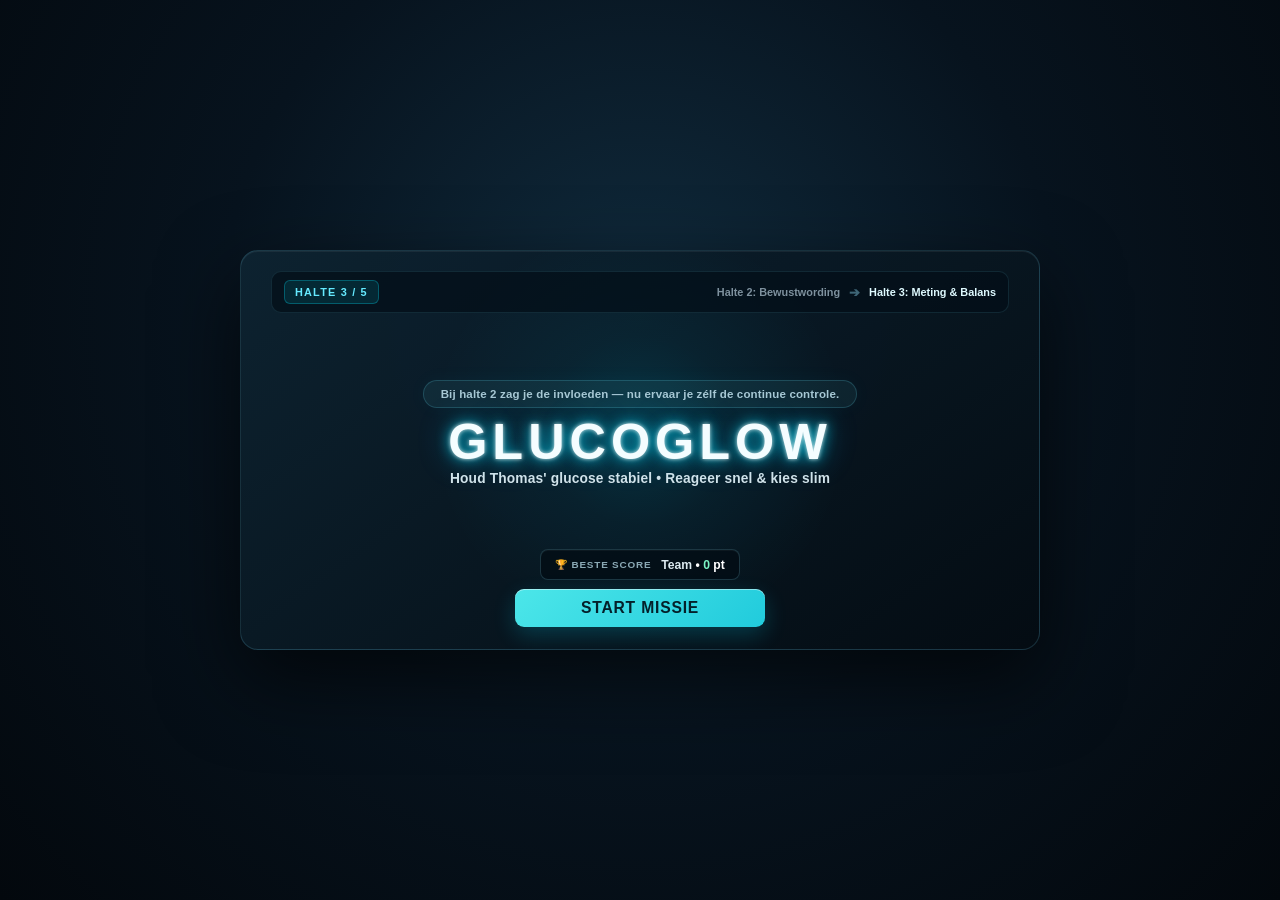
<file: GlucoGlow/Front-end/index.html>
<!DOCTYPE html>
<html lang="nl">

<head>
    <meta charset="UTF-8">
    <title>GlucoGlow</title>
    <script>
        document.write('<link rel="stylesheet" href="css/style.css?v=' + new Date().getTime() + '">');
    </script>
</head>

<body>
    <!-- STARTSCHERM -->
    <div id="start-screen">
        <header class="station-header">
            <div class="station-tag">HALTE 3 / 5</div>
            <div class="station-route">
                <span class="from-node">Halte 2: Bewustwording</span>
                <span class="route-arrow">➔</span>
                <span class="current-node">Halte 3: Meting & Balans</span>
            </div>
        </header>

        <!-- 2. CENTRALE HERO MET CONTEXT & TITEL -->
        <div class="start-hero">
            <div class="walk-intro-pill">
                Bij halte 2 zag je de invloeden — nu ervaar je zélf de continue controle.
            </div>

            <h1 class="main-title">GLUCOGLOW</h1>
            <p class="hero-subtext">Houd Thomas' glucose stabiel • Reageer snel & kies slim</p>
        </div>

        <!-- 3. FOOTER MET HIGHSCORE & STARTKNOP IN ÉÉN MOOIE BALANS -->
        <footer class="start-footer">
            <div id="highscore-box">
                <span class="highscore-label">🏆 BESTE SCORE</span>
                <span class="highscore-val"><span id="highscoreName">Team</span> • <span id="highscorePoints">0</span>
                    pt</span>
            </div>

            <button id="startBtn">START MISSIE</button>
        </footer>

        <!-- Team overlay blijft hetzelfde -->
        <div id="team-overlay">
            <div class="team-card">
                <h2>TEAMNAAM</h2>
                <div id="teamDisplayContainer">
                    <div id="teamDisplay"></div>
                    <div id="charCounter">0/15</div>
                    <p id="teamFeedback"></p>
                </div>
                <div id="keyboard"></div>
                <div class="keyboard-actions">
                    <button id="backspaceBtn">⌫</button>
                    <button id="spaceBtn">SPATIE</button>
                    <button id="teamOkBtn">OK</button>
                </div>
            </div>
        </div>
    </div>

    <!-- SPEL CONTAINER -->
    <div id="game-container">

        <!-- INTRO OVERLAY (Stap 1: Briefing van ±15-20 sec) -->
        <div id="intro-overlay" style="display: none;">
            <div class="intro-card">
                <h2>MISSIE BRIEFING</h2>

                <div class="intro-section">
                    <h3>Wie is Thomas?</h3>
                    <p>Thomas heeft Diabetes Type 1. Zijn glucose verandert continu door eten, sport en emoties.</p>
                </div>

                <div class="intro-section">
                    <h3>Wat is jullie doel?</h3>
                    <p>Houd Thomas' glucose stabiel tussen de 70 en 160 mg/dL en voorkom hypo's of hypers!</p>
                </div>

                <div class="intro-grid">
                    <div class="role-box">
                        <h4>Speler 1 (Scherm)</h4>
                        <p>Scant de glucose & kiest de behandeling met de fysieke knoppen.</p>
                    </div>
                    <div class="role-box">
                        <h4>Speler 2 (GSM)</h4>
                        <p>Voert de waarde in, verwerkt medische info & voert acties uit.</p>
                    </div>
                </div>

                <div class="intro-footer">
                    <p class="intro-hint">Overleg steeds samen vóór je een keuze maakt!</p>
                    <button id="skipIntroBtn">START DIRECT (<span id="introTimer">15</span>s)</button>
                </div>
            </div>
        </div>

        <!-- POPUP 1: LEES-OVERLAY (Enkel vraag + keuzes + OK knop | TIJD STAAT STIL) -->
        <div id="read-overlay" style="display: none;">
            <div class="read-card">
                <h2 id="read-situation-text"></h2>
                <div id="read-choices-list"></div>
                <button id="readOkBtn">BEGREPEN (OK)</button>
            </div>
        </div>

        <!-- POPUP 2: GSM-ACHTIGE OVERLEGMELDING -->
        <div id="discuss-overlay" style="display: none;">
            <div class="discuss-card">
                <div class="discuss-header">
                    <span class="discuss-icon">📱</span>
                    <span>SAMEN OVERLEGGEN</span>
                </div>

                <div class="discuss-time">
                    <span id="discussTimer">5</span>
                    <small>SEC</small>
                </div>

                <p>Bespreek samen welke keuze jullie maken.</p>
                <span class="discuss-hint">Kies daarna met een knop op de Pi.</span>
            </div>
        </div>

        <!-- TOP BAR (DASHBOARD) -->
        <div id="top-bar">
            <div id="glucose-container">
                <span class="label">Glucose</span>
                <div id="glucose">75</div>
            </div>
            <div id="timer-container">
                <span class="label">Tijd</span>
                <div id="timer">90</div>
            </div>
        </div>

        <!-- HOOFDCONTENT (SITUATIE / PI-CONTENT) -->
        <div id="pi-content">

            <div id="event-header">

                <div class="event-theme">
                    <span id="pi-icon">🏃</span>
                    <span id="pi-theme-text">SPORT</span>
                </div>

                <div id="pi-source-label" class="event-source">
                    💬 THOMAS
                </div>

            </div>

            <p id="pi-situation-text"></p>

        </div>

        <!-- KEUZEKNOPPEN -->
        <div id="choices">
            <div id="redBtn" class="choice-box"></div>
            <div id="yellowBtn" class="choice-box"></div>
            <div id="greenBtn" class="choice-box"></div>
        </div>

        <!-- SIDEQUEST OVERLAY (PINCODE) -->
        <div id="quest-overlay">
            <div class="quest-box">
                <h2>POMP VERGRENDELD</h2>
                <div id="quest-timer-display">90</div>
                <div id="pinDisplay"></div>
                <p id="pinFeedback"></p>

                <div id="numpad">
                    <button class="num-btn" onclick="addPin('1')">1</button>
                    <button class="num-btn" onclick="addPin('2')">2</button>
                    <button class="num-btn" onclick="addPin('3')">3</button>
                    <button class="num-btn" onclick="addPin('4')">4</button>
                    <button class="num-btn" onclick="addPin('5')">5</button>
                    <button class="num-btn" onclick="addPin('6')">6</button>
                    <button class="num-btn" onclick="addPin('7')">7</button>
                    <button class="num-btn" onclick="addPin('8')">8</button>
                    <button class="num-btn" onclick="addPin('9')">9</button>
                    <button class="num-btn clear-btn" onclick="clearPin()">C</button>
                    <button class="num-btn" onclick="addPin('0')">0</button>
                    <button class="num-btn submit-btn" onclick="submitPin()">OK</button>
                </div>
            </div>
        </div>

        <!-- FEEDBACK SCHERM (Kort & Leerzaam) -->
        <div id="feedback-card">
            <h2 id="feedback-status"></h2>
            <p id="feedback-text"></p>
            <button id="nextBtn">VOLGENDE</button>
        </div>
    </div>

    <!-- EINDSCHERM -->
    <div id="end-screen">
        <h1 id="end-title">MISSIE GESLAAGD</h1>
        <p id="end-message">Thomas kwam veilig thuis.</p>
        <p id="end-score">Score: 0 punten</p>

        <div class="next-stop-card">
            <div class="next-stop-badge">VOLGENDE STAP IN DE WANDELING ➔</div>
            <h3>Wandel verder naar Halte 4: Actie & Keuzes</h3>
            <p>Jullie hebben de mentale druk en het balanceren net zélf gevoeld. Bij halte 4 ontdek je hoe deze keuzes
                doorwerken in het dagelijks leven.</p>
        </div>

        <p id="restartCountdown">Volgend team aan de beurt over <span id="countdown">10</span> seconden...</p>
    </div>

    <script>
        const timestamp = new Date().getTime();
        const script = document.createElement('script');
        script.src = 'js/app.js?v=' + timestamp;
        document.body.appendChild(script);
    </script>
</body>

</html>
</file>
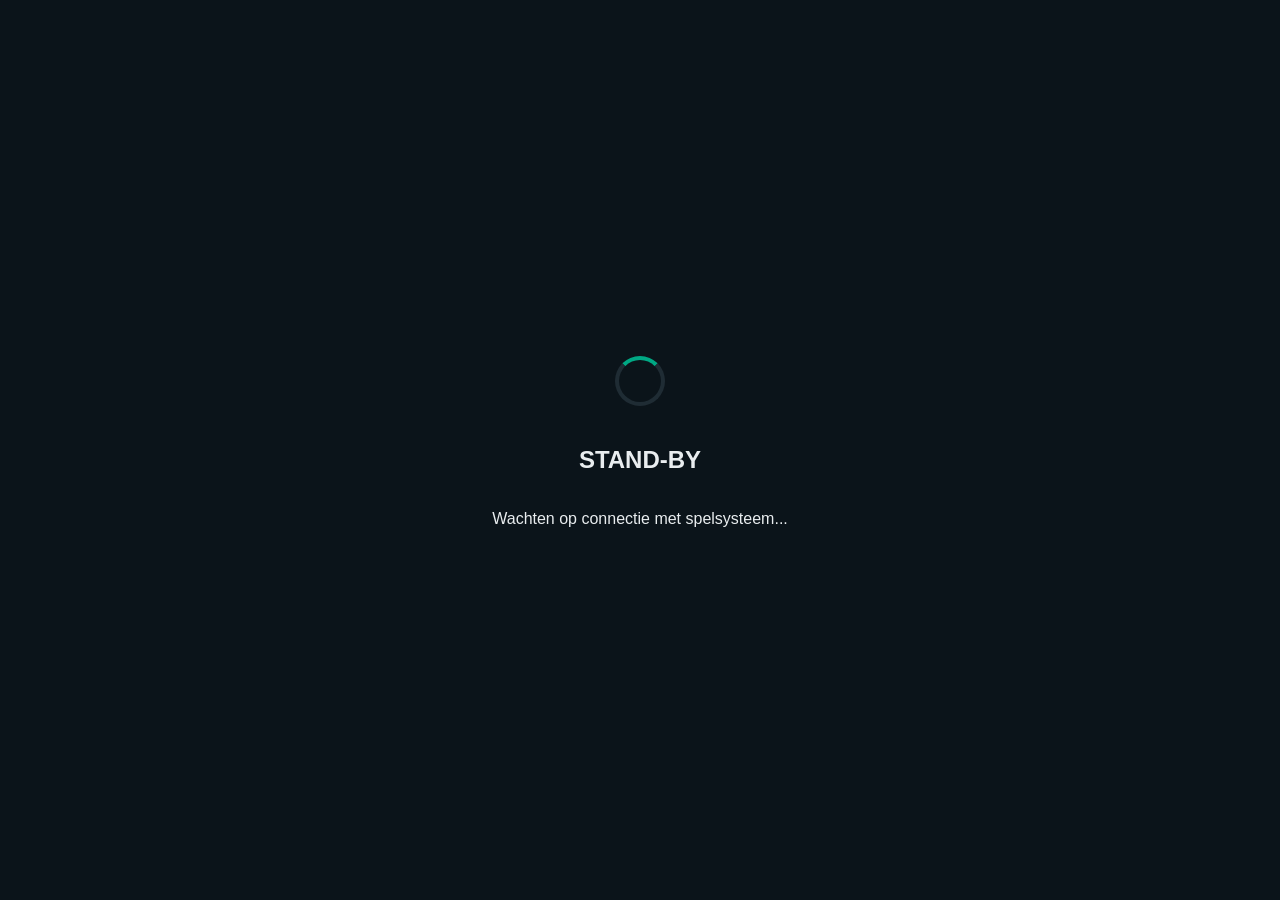
<file: GlucoGlow/Front-end/phone.html>
<!DOCTYPE html>
<html lang="nl">

<head>
    <meta charset="UTF-8">
    <meta name="viewport"
        content="width=device-width, initial-scale=1.0, maximum-scale=1.0, user-scalable=no, viewport-fit=cover">
    <title>Zorgverlener Monitor</title>
    <script>
        document.write('<link rel="stylesheet" href="css/phone.css?v=' + new Date().getTime() + '">');
    </script>
</head>

<body>
    <!-- WACHTSCHERM -->
    <div id="waiting-screen">
        <div id="waiting-spinner" class="spinner"></div>
        <h2 id="waiting-title">STAND-BY</h2>
        <p id="waiting-text">Wachten op connectie met spelsysteem...</p>
    </div>

    <!-- CHAT CONTAINER -->
    <div id="chat-container"
        style="display: none; flex-direction: column; position: fixed; top: 0; left: 0; width: 100%; height: 100dvh;">

        <!-- HEADER -->
        <div class="chat-header" id="dynamic-header" style="flex-shrink: 0; transition: background-color 0.3s ease;">
            <div class="avatar" id="header-avatar">💬</div>
            <div class="header-info">
                <div class="name" id="header-name">Thomas</div>
                <div class="status">
                    <span class="dot" id="header-status-dot"></span>
                    <span id="header-status-text">Online</span>
                </div>
            </div>
        </div>

        <!-- CHAT GESCHIEDENIS -->
        <div class="chat-history" id="chat-history-box"
            style="flex: 1 1 auto; overflow-y: auto; min-height: 0; padding-bottom: 20px;">
            <div class="date-divider">VANDAAG</div>

            <!-- SITUATIE BUBBEL -->
            <div class="message received" id="normal-chat-bubble">
                <div class="sender" id="bubble-sender">Thomas</div>
                <div class="bubble-text" id="phone-situation">...</div>
                <div class="time">Zojuist</div>
            </div>

            <!-- SENSOR WIDGET -->
            <div class="message system">
                <div class="sender">GlucoGlow Sensor Alert</div>
                <div class="bubble-widget">
                    <div class="sensor-row">
                        <span id="phone-glucose">???</span>
                        <span class="sensor-unit">mg/dL</span>
                        <span id="phone-trend"></span>
                    </div>
                    <div id="phone-status">⚠ VRAAG DATA AAN PATIËNT</div>
                </div>
                <div class="time">Live data</div>
            </div>

            <!-- VROEGTIJDIGE ACTIE WAARSCHUWING -->
            <div class="message system" id="early-hold-warning"
                style="display:none; border: 2px solid #ef4444; margin-top: 15px; box-shadow: 0 0 15px rgba(239, 68, 68, 0.4);">
                <div class="sender" style="color: #ef4444;">⚠️ ACTIE GEBLOKKEERD</div>
                <div class="bubble-widget">
                    <p style="font-size: 0.95rem; margin:0; color: #e9edef;">Patiënt probeert een actie uit te
                        voeren!<br><br><b style="color:#ef4444;">Vul eerst de glucosewaarde in om het systeem te
                            ontgrendelen.</b></p>
                </div>
            </div>

            <!-- DYNAMISCHE CO-OP ACTIE WIDGET -->
            <div class="message system" id="action-widget" style="display:none; margin-top: 15px; width: 100%;">
                <div class="bubble-widget"
                    style="padding: 0; background: #1e272e; border: 1px solid #2f3a43; border-radius: 16px; overflow: hidden; box-shadow: 0 8px 24px rgba(0,0,0,0.6);">

                    <div
                        style="background: linear-gradient(180deg, #2a3740 0%, #1e272e 100%); padding: 15px; border-bottom: 1px solid #161e24;">
                        <div id="action-title"
                            style="color: #4ade80; font-weight: bold; font-size: 1.1rem; text-transform: uppercase; letter-spacing: 1px; display: flex; align-items: center; justify-content: center; gap: 8px;">
                            ⚡ ACTIE BEVESTIGEN
                        </div>
                    </div>

                    <div style="padding: 20px;" id="action-content-container">
                        <p id="action-text"
                            style="font-size: 1.05rem; margin-top: 0; margin-bottom: 20px; color: #e9edef; line-height: 1.4;">
                            Patiënt houdt knop vast! Voer de gekozen actie uit om af te ronden.
                        </p>

                        <!-- Progress bar container -->
                        <div id="progress-container"
                            style="width: 100%; height: 28px; background-color: #0b1014; background-image: repeating-linear-gradient(to right, transparent, transparent 9.5%, #2a3942 9.5%, #2a3942 10%); border-radius: 14px; margin-bottom: 25px; border: 1px solid #161e24; box-shadow: inset 0 2px 6px rgba(0,0,0,0.8); position: relative; padding: 3px;">
                            <div id="action-progress"
                                style="width: 0%; height: 100%; background: linear-gradient(90deg, #10b981, #34d399); border-radius: 10px; transition: width 0.1s ease-out; box-shadow: 0 0 12px rgba(52, 211, 153, 0.4);">
                            </div>
                        </div>

                        <!-- Actie Knop -->
                        <button id="tapBtn"
                            style="padding: 16px; width: 100%; background: linear-gradient(180deg, #34d399 0%, #059669 100%); color: white; border: none; border-radius: 12px; font-weight: bold; font-size: 1.4rem; cursor: pointer; text-shadow: 0 2px 4px rgba(0,0,0,0.3); box-shadow: 0 4px 15px rgba(5, 150, 105, 0.25), inset 0 1px 2px rgba(255,255,255,0.4); text-transform: uppercase; letter-spacing: 1px;">
                            TAP (0/10)
                        </button>
                    </div>
                </div>
            </div>

            <div class="action-hint" id="action-hint-text">Samenwerking vereist!</div>
        </div>

        <!-- INPUT GEBIED MET NUMERIEK TOETSENBORD -->
        <div id="chat-input-area"
            style="display: flex; flex-shrink: 0; padding: 15px 15px 25px 15px; background-color: #202c33; border-top: 1px solid #2a3942; align-items: center; gap: 10px;">
            <input type="number" id="glucose-input" placeholder="Typ glucosewaarde..."
                style="flex: 1; min-width: 0; padding: 12px 15px; border-radius: 20px; border: none; background-color: #2a3942; color: #e9edef; font-size: 1rem; outline: none;">
            <button id="send-glucose-btn"
                style="background-color: #00a884; color: white; border: none; border-radius: 50%; width: 45px; height: 45px; min-width: 45px; flex-shrink: 0; display: flex; justify-content: center; align-items: center; font-size: 1.2rem; cursor: pointer; padding-left: 4px;">
                ➤
            </button>
        </div>
    </div>

    <!-- QUEST SCREEN (PINCODES & AANWIJZINGEN) -->
    <div id="quest-screen"
        style="display: none; flex-direction: column; min-height: 100dvh; background-color: #0b141a; color: #e9edef; padding: 50px 20px 30px 20px; overflow-y: auto; z-index: 200; position: absolute; top: 0; left: 0; width: 100%; box-sizing: border-box; justify-content: flex-start; align-items: center;">

        <div
            style="border-bottom: 2px solid #ef4444; padding-bottom: 15px; margin-bottom: 20px; width: 100%; text-align: center;">
            <h2 style="color: #ef4444; margin: 0; font-size: 1.8rem; text-transform: uppercase;">🚨 SYSTEEM ALERT</h2>
            <p style="margin: 5px 0 0 0; color: #8696a0; font-family: monospace;">Override Vereist</p>
        </div>

        <div
            style="background-color: #111b21; padding: 20px; border-radius: 10px; border: 1px solid #202c33; margin-bottom: 20px; box-shadow: inset 0 0 10px rgba(0,0,0,0.5); width: 100%;">
            <h3 id="quest-title"
                style="margin-top: 0; color: #00a884; border-bottom: 1px dashed #202c33; padding-bottom: 10px;">DOSSIER
                INLADEN...</h3>
            <p style="color: #8696a0; margin: 8px 0;">ID: <span style="color: #e9edef; float: right;">#8492-A</span></p>
            <p style="color: #8696a0; margin: 8px 0;">Max veilige: <span style="color: #e9edef; float: right;">160
                    mg/dL</span></p>
        </div>

        <div
            style="background-color: #3b2c00; padding: 20px; border-radius: 10px; border-left: 5px solid #f59e0b; width: 100%;">
            <p style="margin: 0 0 10px 0; color: #fcd34d; font-weight: bold;">OVERRIDE PROTOCOL:</p>
            <ul id="phone-clues"
                style="margin: 0; padding-left: 20px; color: #fde68a; font-size: 1.1rem; line-height: 1.6;"></ul>
        </div>

        <div style="margin-top: 40px; text-align: center; width: 100%;">
            <p
                style="color: #ef4444; font-weight: bold; font-size: 1.3rem; text-transform: uppercase; text-shadow: 0 0 10px rgba(239,68,68,0.5);">
                GEEF CODE DOOR AAN BESLISSER!</p>
        </div>
    </div>

    <script>
        const script = document.createElement('script');
        script.src = 'js/phone.js?v=' + new Date().getTime();
        document.body.appendChild(script);
    </script>
</body>

</html>
</file>
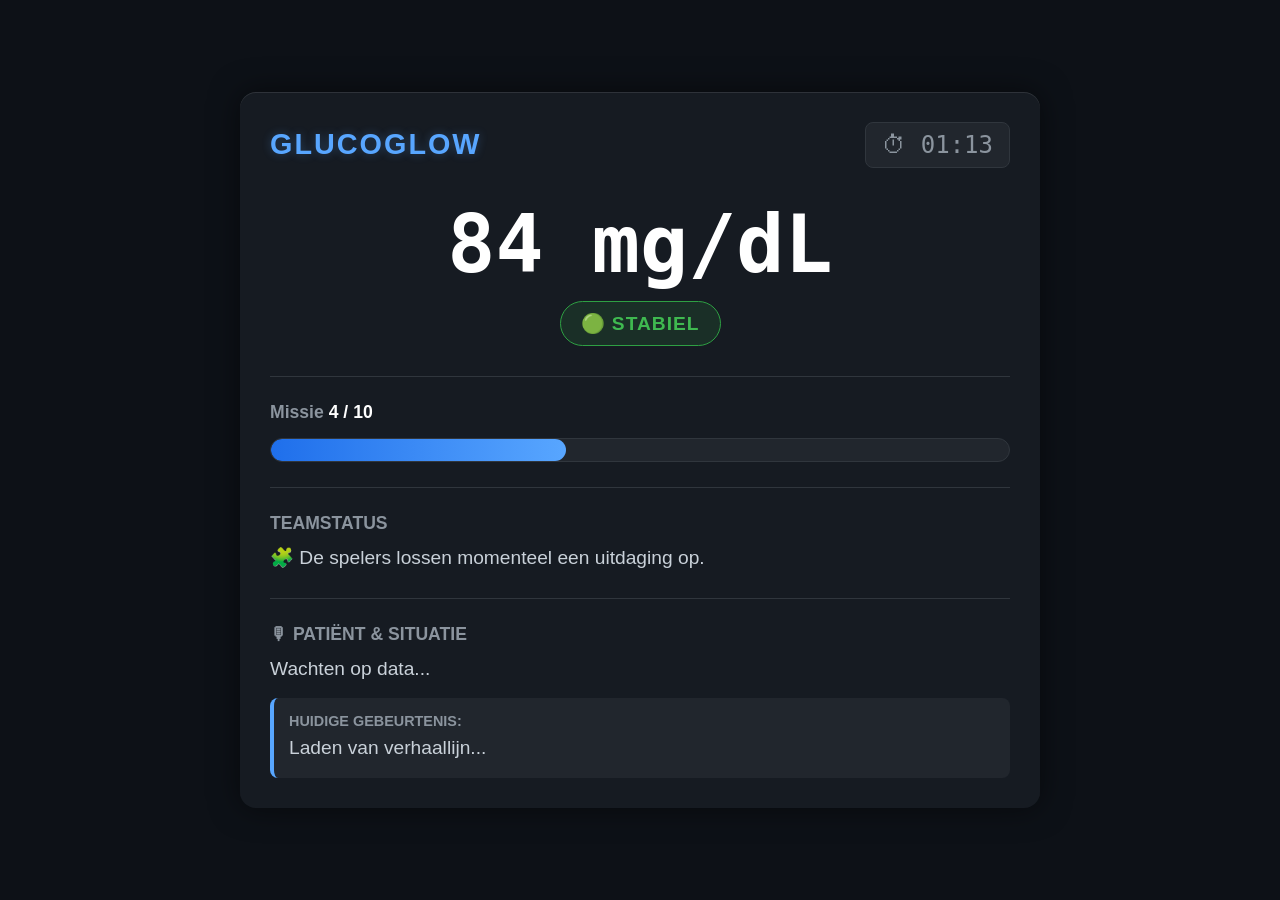
<file: GlucoGlow/Front-end/spectator.html>
<!DOCTYPE html>
<html lang="nl">

<head>
    <meta charset="UTF-8">
    <meta name="viewport" content="width=device-width, initial-scale=1.0">
    <title>GlucoGlow - Spectator Dashboard</title>
    <script>
        document.write('<link rel="stylesheet" href="css/spectator.css?v=' + new Date().getTime() + '">');
    </script>
</head>

<body>
    <div class="dashboard-container">
        <!-- Header -->
        <header>
            <h1>GLUCOGLOW</h1>
            <div class="timer" id="game-timer">⏱ 01:13</div>
        </header>

        <!-- Main Patient Info -->
        <section class="patient-vital">
            <h2 id="glucose-value">84 mg/dL</h2>
            <div class="status-badge stable" id="glucose-status">🟢 STABIEL</div>
        </section>

        <hr>

        <!-- Mission Progress -->
        <section class="mission-progress">
            <h3>Missie <span id="mission-count">4 / 10</span></h3>
            <div class="progress-bar">
                <div class="progress-fill" id="mission-progress-bar" style="width: 40%;"></div>
            </div>
        </section>

        <hr>

        <!-- Team Status -->
        <section class="team-status">
            <h3>TEAMSTATUS</h3>
            <p id="team-status-text">🧩 De spelers lossen momenteel een uitdaging op.</p>
        </section>

        <hr>

        <!-- Patient & Events -->
        <section class="patient-events">
            <h3>🎙 PATIËNT & SITUATIE</h3>
            <p id="patient-message">Wachten op data...</p>

            <div class="event-panel">
                <h4>Huidige gebeurtenis:</h4>
                <p id="last-event">Laden van verhaallijn...</p>
            </div>
        </section>

        <!-- Game Over overlay (verborgen tijdens het spel) -->
        <div id="game-over-screen" class="hidden">
            <h1 id="game-over-icon">🎉</h1>
            <h2 id="game-over-title">De patiënt is gered!</h2>
            <p id="game-over-subtitle">Missies voltooid: 8 / 10</p>
        </div>
    </div>

    <script>
        document.write('<script src="js/spectator.js?v=' + new Date().getTime() + '"><\/script>');
    </script>
</body>

</html>
</file>
<file: GlucoGlow/Front-end/css/style.css>
/* =========================================================
   GLUCOGLOW
   Complete interface styling
   Designed for 800 × 400 game interface
========================================================= */

/* =========================================================
   1. RESET & GLOBAL
========================================================= */

*,
*::before,
*::after {
    box-sizing: border-box;
}

html,
body {
    width: 100%;
    height: 100%;
    margin: 0;
    overflow: hidden;

    background:
        radial-gradient(circle at 50% 35%, #102b3d 0%, #07131e 48%, #03080d 100%);

    color: #ffffff;

    font-family:
        "Segoe UI",
        "Trebuchet MS",
        Arial,
        sans-serif;

    display: flex;
    justify-content: center;
    align-items: center;

    user-select: none;
    -webkit-user-select: none;
    touch-action: manipulation;
}

body::before {
    content: "";
    position: fixed;
    inset: 0;

    pointer-events: none;

    background:
        radial-gradient(circle at 50% 45%,
            rgba(0, 229, 255, 0.07),
            transparent 45%);

    z-index: -1;
}

button {
    outline: none;
    font-family: inherit;
    -webkit-tap-highlight-color: transparent;
}


/* =========================================================
   2. MAIN CONTAINERS
========================================================= */

#start-screen,
#game-container,
#end-screen {
    width: 800px;
    height: 400px;

    position: relative;

    overflow: hidden;

    border-radius: 18px;

    border: 1px solid rgba(120, 220, 255, 0.16);

    background:
        linear-gradient(145deg,
            rgba(13, 35, 49, 0.98),
            rgba(4, 12, 19, 0.98));

    box-shadow:
        0 30px 80px rgba(0, 0, 0, 0.65),
        inset 0 1px 0 rgba(255, 255, 255, 0.06);
}


/* =========================================================
   3. START SCREEN
========================================================= */

#start-screen {
    display: flex;

    flex-direction: column;

    justify-content: space-between;
    align-items: stretch;

    padding: 20px 30px 22px;

    text-align: center;
}


/* subtle ambient glow */

#start-screen::before {
    content: "";

    position: absolute;

    width: 420px;
    height: 420px;

    left: 50%;
    top: 45%;

    transform: translate(-50%, -50%);

    background:
        radial-gradient(circle,
            rgba(0, 220, 255, 0.14) 0%,
            rgba(0, 220, 255, 0.05) 32%,
            transparent 70%);

    pointer-events: none;
}


/* =========================================================
   4. STATION / ROUTE HEADER
========================================================= */

.station-header {
    position: relative;
    z-index: 2;

    width: 100%;

    display: flex;
    align-items: center;
    justify-content: space-between;

    min-height: 42px;

    padding: 7px 12px;

    border-radius: 10px;

    background:
        rgba(4, 15, 24, 0.72);

    border: 1px solid rgba(109, 212, 239, 0.12);
}


/* halte badge */

.station-tag {
    flex-shrink: 0;

    padding: 5px 10px;

    border-radius: 6px;

    background: rgba(0, 229, 255, 0.10);

    border: 1px solid rgba(0, 229, 255, 0.28);

    color: #65eaff;

    font-size: 0.68rem;
    font-weight: 800;

    letter-spacing: 1.2px;

    text-transform: uppercase;
}


/* route */

.station-route {
    display: flex;
    align-items: center;
    justify-content: flex-end;

    gap: 9px;

    color: #718b9b;

    font-size: 0.68rem;
    font-weight: 600;

    white-space: nowrap;
}

.from-node {
    color: #7e919e;
}

.route-arrow {
    color: #3e6576;

    font-size: 0.8rem;
}

.current-node {
    color: #dffaff;

    font-weight: 800;
}


/* =========================================================
   5. HERO
========================================================= */

.start-hero {
    position: relative;
    z-index: 2;

    flex: 1;

    display: flex;
    flex-direction: column;

    align-items: center;
    justify-content: center;

    padding: 8px 0 4px;
}


/* intro pill */

.walk-intro-pill {
    display: inline-flex;
    align-items: center;
    justify-content: center;

    max-width: 650px;

    padding: 7px 17px;

    border-radius: 999px;

    background:
        rgba(101, 234, 255, 0.07);

    border: 1px solid rgba(101, 234, 255, 0.18);

    color: #a7c8d4;

    font-size: 0.72rem;
    font-weight: 600;

    letter-spacing: 0.15px;

    box-shadow:
        0 0 20px rgba(0, 229, 255, 0.04);
}


/* main logo */

.main-title,
#start-screen h1 {
    position: relative;

    margin: 10px 0 3px;

    color: #f4fdff;

    font-size: 3.15rem;

    line-height: 0.95;

    font-weight: 900;

    letter-spacing: 5px;

    text-transform: uppercase;

    text-shadow:
        0 0 4px rgba(255, 255, 255, 0.8),
        0 0 14px rgba(0, 229, 255, 0.8),
        0 0 32px rgba(0, 184, 255, 0.45);

    animation: logoGlow 3s ease-in-out infinite;
}


@keyframes logoGlow {

    0%,
    100% {
        text-shadow:
            0 0 4px rgba(255, 255, 255, 0.75),
            0 0 14px rgba(0, 229, 255, 0.7),
            0 0 30px rgba(0, 184, 255, 0.4);
    }

    50% {
        text-shadow:
            0 0 5px rgba(255, 255, 255, 1),
            0 0 20px rgba(0, 229, 255, 0.95),
            0 0 42px rgba(0, 184, 255, 0.6);
    }
}


/* subtitle */

.hero-subtext {
    margin: 3px 0 0;

    color: #d4e4ea;

    font-size: 0.86rem;

    font-weight: 600;

    letter-spacing: 0.15px;
}


/* =========================================================
   6. START FOOTER
========================================================= */

.start-footer {
    position: relative;
    z-index: 2;

    width: 100%;

    display: flex;

    flex-direction: column;

    align-items: center;

    gap: 9px;
}


/* =========================================================
   7. HIGHSCORE
========================================================= */

#highscore-box {
    display: inline-flex;

    align-items: center;
    justify-content: center;

    gap: 10px;

    min-height: 31px;

    padding: 5px 14px;

    background:
        rgba(3, 13, 20, 0.76);

    border: 1px solid rgba(113, 194, 214, 0.22);

    border-radius: 8px;

    box-shadow:
        inset 0 1px 0 rgba(255, 255, 255, 0.04);
}

.highscore-label {
    color: #8ba9b5;

    font-size: 0.62rem;
    font-weight: 800;

    letter-spacing: 0.8px;

    text-transform: uppercase;
}

.highscore-val {
    color: #ffffff;

    font-size: 0.76rem;
    font-weight: 700;
}

.highscore-val #highscoreName {
    color: #dceaf0;
}

.highscore-val #highscorePoints {
    color: #7cf5c5;
}


/* =========================================================
   8. PRIMARY START BUTTON
========================================================= */

#startBtn {
    position: relative;

    min-width: 250px;

    padding: 10px 35px;

    border: none;
    border-radius: 9px;

    background:
        linear-gradient(135deg,
            #4ce6e9,
            #21cbdc);

    color: #04202a;

    font-size: 0.98rem;

    font-weight: 900;

    letter-spacing: 0.8px;

    cursor: pointer;

    box-shadow:
        0 8px 22px rgba(0, 220, 255, 0.20),
        inset 0 1px 0 rgba(255, 255, 255, 0.45);

    transition:
        transform 0.15s ease,
        box-shadow 0.15s ease,
        filter 0.15s ease;
}

#startBtn:hover {
    filter: brightness(1.08);

    box-shadow:
        0 10px 28px rgba(0, 220, 255, 0.32),
        inset 0 1px 0 rgba(255, 255, 255, 0.5);
}

#startBtn:active {
    transform: translateY(2px) scale(0.98);

    box-shadow:
        0 4px 12px rgba(0, 220, 255, 0.2);
}


/* =========================================================
   9. GAME CONTAINER
========================================================= */

#game-container,
#end-screen {
    display: none;

    flex-direction: column;

    padding: 18px 28px;
}


/* =========================================================
   10. TOP BAR / GAME DASHBOARD
========================================================= */

#top-bar {
    position: relative;

    width: 100%;

    display: flex;

    justify-content: space-between;
    align-items: center;

    flex-shrink: 0;

    min-height: 65px;

    padding: 8px 18px;

    margin-bottom: 15px;

    border-radius: 12px;

    background:
        linear-gradient(135deg,
            rgba(19, 48, 63, 0.95),
            rgba(7, 22, 31, 0.95));

    border: 1px solid rgba(116, 215, 235, 0.16);

    box-shadow:
        0 8px 25px rgba(0, 0, 0, 0.3);
}


#glucose-container,
#timer-container {
    display: flex;

    flex-direction: column;

    align-items: center;
    justify-content: center;

    min-width: 110px;
}


.label {
    margin-bottom: 2px;

    color: #76909c;

    font-size: 0.62rem;

    font-weight: 800;

    text-transform: uppercase;

    letter-spacing: 1.5px;
}


#glucose,
#timer {
    line-height: 1;

    font-size: 2.35rem;

    font-weight: 900;

    font-variant-numeric: tabular-nums;
}


#glucose {
    color: #45e6a2;

    text-shadow:
        0 0 15px rgba(69, 230, 162, 0.3);
}


#timer {
    color: #f4ce52;

    text-shadow:
        0 0 15px rgba(244, 206, 82, 0.25);
}


/* glucose scan */

.scan-active {
    color: #ffffff !important;

    animation: scanGlow 1.2s infinite;
}


@keyframes scanGlow {

    0% {
        text-shadow:
            0 0 5px #00ffc8;
    }

    50% {
        text-shadow:
            0 0 15px #00ffc8,
            0 0 30px #00ffc8;
    }

    100% {
        text-shadow:
            0 0 5px #00ffc8;
    }
}


/* =========================================================
   11. EVENT CONTENT
========================================================= */

#pi-content {
    width: 100%;

    flex: 1;

    min-height: 0;

    margin-bottom: 12px;

    display: flex;
    flex-direction: column;
    justify-content: center;
}


#event-header {
    display: flex;

    flex-direction: row;

    align-items: center;

    justify-content: space-between;

    gap: 12px;

    margin-bottom: 12px;

    padding: 8px 12px;

    border-left: 3px solid #35d9d8;

    border-radius: 0 8px 8px 0;

    background:
        rgba(20, 58, 68, 0.28);
}


.event-theme {
    display: flex;

    align-items: center;

    gap: 8px;

    color: #ecfbff;

    font-size: 0.83rem;

    font-weight: 900;

    text-transform: uppercase;

    letter-spacing: 1.5px;
}


#pi-icon {
    font-size: 1rem;
}


.event-source {
    color: #77919c;

    font-size: 0.68rem;

    font-weight: 700;

    letter-spacing: 0.8px;

    text-transform: uppercase;
}


#pi-situation-text {
    margin: 0;

    max-width: 720px;

    color: #f1f8fa;

    font-size: 1.35rem;

    font-weight: 700;

    line-height: 1.3;
}


/* =========================================================
   12. CHOICES
========================================================= */

#choices {
    width: 100%;

    height: 76px;

    display: flex;

    flex-shrink: 0;

    gap: 12px;

    align-items: stretch;
}


.choice-box {
    flex: 1;

    display: flex;

    align-items: center;
    justify-content: center;

    padding: 9px 13px;

    border-radius: 10px;

    border: 2px solid rgba(255, 255, 255, 0.10);

    color: #ffffff;

    font-size: 0.88rem;

    font-weight: 800;

    line-height: 1.25;

    text-align: center;

    pointer-events: none;

    box-shadow:
        0 6px 0 rgba(0, 0, 0, 0.25),
        inset 0 1px 0 rgba(255, 255, 255, 0.25);

    transition:
        transform 0.2s ease,
        opacity 0.2s ease,
        filter 0.2s ease,
        box-shadow 0.2s ease;
}


#redBtn {
    background:
        linear-gradient(145deg,
            #df5960,
            #bb3942);
}


#yellowBtn {
    background:
        linear-gradient(145deg,
            #f0c743,
            #d7a916);

    color: #19200d;
}


#greenBtn {
    background:
        linear-gradient(145deg,
            #32d59a,
            #12a978);
}


.choice-box.selected-choice {
    transform:
        scale(1.04) translateY(-4px);

    border-color: #ffffff;

    box-shadow:
        0 12px 25px rgba(0, 0, 0, 0.35),
        0 0 20px rgba(255, 255, 255, 0.18),
        inset 0 1px 0 rgba(255, 255, 255, 0.5);

    filter: brightness(1.1);

    z-index: 10;
}


.choice-box.dimmed-choice {
    opacity: 0.28;

    transform: scale(0.97);

    filter: grayscale(70%);
}


/* =========================================================
   13. INTRO OVERLAY
========================================================= */

#intro-overlay {
    position: absolute;

    inset: 0;

    z-index: 300;

    display: flex;

    justify-content: center;
    align-items: center;

    padding: 20px;

    background:
        rgba(3, 12, 18, 0.96);

    backdrop-filter: blur(8px);
}


.intro-card {
    width: 100%;
    max-width: 720px;

    padding: 20px 25px;

    border-radius: 15px;

    background:
        linear-gradient(145deg,
            #102b3a,
            #081720);

    border: 1px solid rgba(75, 224, 236, 0.28);

    box-shadow:
        0 20px 60px rgba(0, 0, 0, 0.55),
        0 0 30px rgba(0, 220, 255, 0.08);

    text-align: left;
}


.intro-card h2 {
    margin: 0 0 12px;

    color: #6cebf0;

    font-size: 1.55rem;

    font-weight: 900;

    text-align: center;

    letter-spacing: 2px;

    text-transform: uppercase;
}


.intro-section {
    margin-bottom: 9px;

    padding: 9px 12px;

    border-radius: 8px;

    background: rgba(255, 255, 255, 0.035);

    border-left: 3px solid #42dce3;
}


.intro-section h3 {
    margin: 0 0 3px;

    color: #9cecf0;

    font-size: 0.95rem;
}


.intro-section p {
    margin: 0;

    color: #c2d5dc;

    font-size: 0.82rem;

    line-height: 1.3;
}


.intro-grid {
    display: flex;

    gap: 10px;

    margin: 11px 0;
}


.role-box {
    flex: 1;

    padding: 10px;

    border-radius: 9px;

    background: rgba(255, 255, 255, 0.045);

    border: 1px solid rgba(255, 255, 255, 0.07);
}


.role-box h4 {
    margin: 0 0 4px;

    color: #5ce7b4;

    font-size: 0.85rem;
}


.role-box p {
    margin: 0;

    color: #c7d9df;

    font-size: 0.76rem;

    line-height: 1.3;
}


.intro-footer {
    margin-top: 10px;

    text-align: center;
}


.intro-hint {
    margin: 0 0 8px;

    color: #f4d35e;

    font-size: 0.78rem;

    font-weight: 700;
}


#skipIntroBtn {
    padding: 9px 28px;

    border: none;
    border-radius: 8px;

    background: #23c99a;

    color: #05251d;

    font-size: 0.88rem;

    font-weight: 900;

    cursor: pointer;
}


#skipIntroBtn:active {
    transform: scale(0.98);
}


/* =========================================================
   14. READ OVERLAY
========================================================= */

#read-overlay {
    position: absolute;

    inset: 0;

    z-index: 250;

    display: flex;

    justify-content: center;
    align-items: center;

    padding: 20px;

    background:
        rgba(3, 12, 18, 0.97);

    backdrop-filter: blur(8px);
}


.read-card {
    width: 100%;
    max-width: 650px;

    padding: 22px 28px;

    border-radius: 14px;

    background:
        linear-gradient(145deg,
            #102a38,
            #081720);

    border: 1px solid rgba(78, 220, 235, 0.3);

    box-shadow:
        0 20px 50px rgba(0, 0, 0, 0.5);
}


.read-card h2 {
    margin: 0 0 16px;

    color: #f1fbfd;

    font-size: 1.2rem;

    line-height: 1.3;

    text-align: center;
}


#read-choices-list {
    display: flex;

    flex-direction: column;

    gap: 8px;

    margin-bottom: 18px;
}


.read-choice-item {
    padding: 10px 14px;

    border-radius: 8px;

    background: rgba(255, 255, 255, 0.055);

    border: 1px solid rgba(255, 255, 255, 0.08);

    color: #d8e6eb;

    font-size: 0.9rem;

    font-weight: 600;

    text-align: left;
}


#readOkBtn {
    display: block;

    margin: 0 auto;

    padding: 10px 34px;

    border: none;
    border-radius: 8px;

    background: #25c99b;

    color: #05251d;

    font-size: 0.92rem;

    font-weight: 900;

    cursor: pointer;
}


#readOkBtn:active {
    transform: scale(0.97);
}


/* =========================================================
   15. DISCUSSION OVERLAY / GSM MELDING
========================================================= */

#discuss-overlay {
    position: absolute;

    top: 92px;
    right: 24px;

    z-index: 200;

    pointer-events: none;
}


.discuss-card {
    width: 245px;

    padding: 12px 14px;

    border-radius: 14px;

    background:
        linear-gradient(145deg,
            rgba(28, 42, 49, 0.98),
            rgba(10, 21, 28, 0.98));

    border: 1px solid rgba(244, 211, 94, 0.55);

    box-shadow:
        0 12px 30px rgba(0, 0, 0, 0.45),
        0 0 22px rgba(244, 211, 94, 0.10);

    text-align: left;

    animation: discussNotificationIn 0.35s ease;
}


.discuss-header {
    display: flex;

    align-items: center;

    gap: 8px;

    color: #f4d35e;

    font-size: 0.72rem;

    font-weight: 900;

    letter-spacing: 0.8px;

    text-transform: uppercase;
}


.discuss-icon {
    font-size: 1rem;
}


.discuss-time {
    display: flex;

    align-items: baseline;

    gap: 5px;

    margin: 5px 0 2px;

    color: #ffffff;

    line-height: 1;
}


.discuss-time span {
    font-size: 2rem;

    font-weight: 900;

    font-variant-numeric: tabular-nums;

    color: #f4d35e;

    text-shadow:
        0 0 12px rgba(244, 211, 94, 0.30);
}


.discuss-time small {
    color: #9fb1b8;

    font-size: 0.62rem;

    font-weight: 800;

    letter-spacing: 0.8px;
}


.discuss-card p {
    margin: 5px 0 3px;

    color: #d9e5e9;

    font-size: 0.74rem;

    font-weight: 700;

    line-height: 1.35;
}


.discuss-hint {
    color: #81959e;

    font-size: 0.63rem;

    line-height: 1.3;
}


@keyframes discussNotificationIn {

    from {
        opacity: 0;

        transform:
            translateY(-8px) scale(0.96);
    }

    to {
        opacity: 1;

        transform:
            translateY(0) scale(1);
    }
}


/* =========================================================
   16. FEEDBACK
========================================================= */

#feedback-card {
    display: none;

    position: absolute;

    inset: 0;

    z-index: 150;

    flex-direction: column;

    justify-content: center;
    align-items: center;

    padding: 30px;

    background:
        rgba(3, 12, 18, 0.96);

    backdrop-filter: blur(8px);

    text-align: center;
}


#feedback-status {
    margin: 0 0 9px;

    font-size: 2.5rem;

    font-weight: 900;

    text-transform: uppercase;
}


#feedback-text {
    max-width: 650px;

    margin: 0 0 22px;

    color: #d6e4e9;

    font-size: 1.1rem;

    line-height: 1.4;
}


#nextBtn {
    padding: 11px 48px;

    border: none;
    border-radius: 9px;

    background: #24cda0;

    color: #05251d;

    font-size: 1rem;

    font-weight: 900;

    cursor: pointer;

    box-shadow:
        0 8px 20px rgba(36, 205, 160, 0.15);
}


#nextBtn:active {
    transform: scale(0.98);
}


/* =========================================================
   17. QUEST / PINCODE
========================================================= */

#quest-overlay {
    display: none;

    position: absolute;

    inset: 0;

    z-index: 100;

    flex-direction: column;

    justify-content: center;
    align-items: center;

    background:
        rgba(3, 10, 15, 0.96);

    backdrop-filter: blur(8px);
}


.quest-box {
    width: 90%;
    max-width: 390px;

    padding: 18px 24px;

    border-radius: 13px;

    background:
        linear-gradient(145deg,
            #192b34,
            #0b171d);

    border: 1px solid rgba(239, 99, 99, 0.55);

    box-shadow:
        0 20px 50px rgba(0, 0, 0, 0.5),
        0 0 30px rgba(239, 68, 68, 0.12);

    text-align: center;
}


.quest-box h2 {
    margin: 0 0 4px;

    color: #ff7777;

    font-size: 1.05rem;

    font-weight: 900;

    text-transform: uppercase;
}


#quest-timer-display {
    margin: 4px 0;

    color: #ff7777;

    font-family: monospace;

    font-size: 2rem;

    font-weight: 900;
}


#pinDisplay {
    width: 180px;

    min-height: 42px;

    margin: 0 auto 8px;

    padding: 5px;

    border-radius: 9px;

    background: #071118;

    border: 1px solid #35515e;

    color: #56e5f0;

    font-family: monospace;

    font-size: 1.5rem;

    letter-spacing: 7px;
}


#pinFeedback {
    height: 17px;

    margin: 0 0 7px;

    color: #f5c84c;

    font-size: 0.78rem;

    font-weight: 700;
}


#numpad {
    display: grid;

    grid-template-columns: repeat(3, 1fr);

    gap: 7px;

    max-width: 210px;

    margin: 0 auto;
}


.num-btn {
    padding: 8px;

    border: none;
    border-radius: 8px;

    background: #263d48;

    color: #ffffff;

    font-size: 1rem;

    font-weight: 800;

    cursor: pointer;
}


.num-btn:active {
    transform: scale(0.95);

    background: #345462;
}


.clear-btn {
    background: #c94b54;
}


.submit-btn {
    background: #20b988;
}


/* =========================================================
   18. TEAM NAME OVERLAY
========================================================= */

#team-overlay {
    display: none;

    position: fixed;

    inset: 0;

    z-index: 200;

    justify-content: center;
    align-items: center;

    background:
        rgba(2, 10, 16, 0.94);

    backdrop-filter: blur(8px);
}


.team-card {
    width: 460px;
    max-width: 92vw;

    max-height: 92vh;

    overflow-y: auto;

    padding: 24px 28px;

    border-radius: 14px;

    background:
        linear-gradient(145deg,
            #102a38,
            #08161e);

    border: 1px solid rgba(74, 220, 232, 0.25);

    box-shadow:
        0 25px 70px rgba(0, 0, 0, 0.65);

    text-align: center;

    scrollbar-width: none;
}

.team-card::-webkit-scrollbar {
    display: none;
}


.team-card h2 {
    margin: 0 0 5px;

    color: #68e9ef;

    font-size: 1.35rem;

    letter-spacing: 2px;
}


#teamDisplayContainer {
    position: relative;

    width: 100%;

    margin: 14px auto;
}


#teamDisplay {
    height: 48px;

    display: flex;

    align-items: center;
    justify-content: center;

    border-radius: 9px;

    background: #07151e;

    border: 1px solid rgba(72, 220, 234, 0.45);

    color: #f0fbfd;

    font-size: 1.7rem;

    box-shadow:
        inset 0 0 15px rgba(0, 220, 255, 0.04);
}


#charCounter {
    position: absolute;

    top: 15px;
    right: 13px;

    color: #708b96;

    font-size: 0.72rem;
}


#teamFeedback {
    height: 18px;

    margin: 7px 0 0;

    color: #f06a72;

    font-size: 0.82rem;

    font-weight: 700;
}


/* keyboard */

#keyboard {
    display: grid;

    grid-template-columns: repeat(7, 1fr);

    gap: 5px;

    margin: 13px 0;
}


.key {
    padding: 9px 0;

    border: 1px solid rgba(255, 255, 255, 0.07);

    border-radius: 7px;

    background: #213943;

    color: #ffffff;

    font-size: 1rem;

    font-weight: 700;

    cursor: pointer;

    box-shadow:
        0 3px 0 #09151b;
}


.key:active {
    transform: translateY(3px);

    box-shadow: none;

    background: #31515d;
}


.keyboard-actions {
    display: flex;

    justify-content: center;

    gap: 9px;
}


.keyboard-actions button {
    flex: 1;

    max-width: 160px;

    padding: 11px 0;

    border: none;
    border-radius: 8px;

    background: #20353f;

    color: #ffffff;

    font-size: 0.85rem;

    font-weight: 800;

    cursor: pointer;
}


.keyboard-actions button:active {
    transform: scale(0.96);
}


.keyboard-actions #teamOkBtn {
    background: #24cda0;

    color: #05251d;
}


/* =========================================================
   19. END SCREEN
========================================================= */

#end-screen {
    justify-content: center;

    align-items: center;

    text-align: center;

    padding: 25px 40px;
}


#end-title {
    margin: 0 0 8px;

    color: #eafff8;

    font-size: 2.8rem;

    font-weight: 900;

    letter-spacing: 3px;

    text-transform: uppercase;

    text-shadow:
        0 0 18px rgba(50, 225, 165, 0.35);
}


#end-message {
    margin: 0 0 14px;

    color: #bfd0d6;

    font-size: 1.2rem;
}


#end-score {
    margin: 0 0 17px;

    padding: 9px 25px;

    border-radius: 9px;

    background: rgba(255, 255, 255, 0.04);

    border: 1px solid rgba(244, 211, 94, 0.25);

    color: #f4d35e;

    font-size: 1.5rem;

    font-weight: 900;
}


.next-stop-card {
    width: 100%;
    max-width: 600px;

    margin: 0 0 14px;

    padding: 13px 20px;

    border-radius: 11px;

    background:
        rgba(21, 52, 48, 0.5);

    border: 1px solid rgba(52, 211, 153, 0.32);

    box-shadow:
        0 0 25px rgba(52, 211, 153, 0.06);

    text-align: center;
}


.next-stop-badge {
    margin-bottom: 4px;

    color: #54e0ae;

    font-size: 0.65rem;

    font-weight: 900;

    letter-spacing: 1.3px;
}


.next-stop-card h3 {
    margin: 0 0 5px;

    color: #e9fff7;

    font-size: 1rem;
}


.next-stop-card p {
    margin: 0;

    color: #a9c3bd;

    font-size: 0.76rem;

    line-height: 1.35;
}


#restartCountdown {
    margin: 0;

    color: #627984;

    font-size: 0.78rem;
}


/* =========================================================
   20. RESPONSIVE SAFETY
========================================================= */

@media (max-width: 850px) {

    #start-screen,
    #game-container,
    #end-screen {
        width: 96vw;
        max-width: 800px;
    }
}


@media (max-height: 450px) {

    #start-screen,
    #game-container,
    #end-screen {
        height: 96vh;
        max-height: 400px;
    }
}


/* =========================================================
   21. ACCESSIBILITY / TOUCH
========================================================= */

button {
    -webkit-touch-callout: none;
}

button:focus-visible {
    outline: 2px solid #6cebf0;
    outline-offset: 2px;
}
</file>
<file: GlucoGlow/Front-end/css/phone.css>
* {
    box-sizing: border-box;
    user-select: none;
    -webkit-user-select: none;
    font-family: 'Segoe UI', Tahoma, Geneva, Verdana, sans-serif;
}

body, html {
    margin: 0;
    padding: 0;
    height: 100vh;
    background-color: #0b141a; /* WhatsApp Dark Mode Achtergrond */
    color: #e9edef;
    overflow: hidden;
}

/* WACHTSCHERM */
#waiting-screen {
    display: flex;
    flex-direction: column;
    justify-content: center;
    align-items: center;
    height: 100vh;
    background-color: #0b141a;
    z-index: 100;
    position: absolute;
    top: 0;
    left: 0;
    width: 100%;
}

.spinner {
    border: 4px solid #1f2c34;
    border-top: 4px solid #00a884;
    border-radius: 50%;
    width: 50px;
    height: 50px;
    animation: spin 1s linear infinite;
    margin-bottom: 20px;
}

@keyframes spin { 100% { transform: rotate(360deg); } }

/* CHAT APP */
#chat-container {
    display: none;
    display: flex;
    flex-direction: column;
    height: 100vh;
}

.chat-header {
    background-color: #202c33;
    padding: 10px 15px;
    display: flex;
    align-items: center;
    gap: 15px;
    box-shadow: 0 1px 3px rgba(0,0,0,0.4);
    z-index: 10;
}

.avatar {
    width: 40px;
    height: 40px;
    background-color: #60a5fa;
    border-radius: 50%;
    display: flex;
    justify-content: center;
    align-items: center;
    font-size: 1.2rem;
    font-weight: bold;
    color: white;
}

.header-info .name {
    font-size: 1.1rem;
    font-weight: bold;
}

.header-info .status {
    font-size: 0.8rem;
    color: #8696a0;
    display: flex;
    align-items: center;
    gap: 5px;
}

.dot {
    width: 8px;
    height: 8px;
    background-color: #00a884;
    border-radius: 50%;
}

.chat-history {
    flex: 1;
    background-image: url('https://www.transparenttextures.com/patterns/cubes.png'); /* Subtiel patroontje */
    padding: 20px 15px;
    display: flex;
    flex-direction: column;
    gap: 15px;
}

.date-divider {
    align-self: center;
    background-color: #182229;
    color: #8696a0;
    padding: 5px 12px;
    border-radius: 10px;
    font-size: 0.75rem;
    box-shadow: 0 1px 1px rgba(0,0,0,0.2);
}

/* CHAT BUBBELS */
.message {
    max-width: 85%;
    display: flex;
    flex-direction: column;
    position: relative;
    animation: fadeIn 0.3s ease-in-out;
}

@keyframes fadeIn { from { opacity: 0; transform: translateY(10px); } to { opacity: 1; transform: translateY(0); } }

.message .sender {
    font-size: 0.8rem;
    font-weight: bold;
    margin-bottom: 5px;
}

.message .time {
    font-size: 0.7rem;
    color: #8696a0;
    align-self: flex-end;
    margin-top: 5px;
}

/* Bubbel van Thomas */
.message.received {
    align-self: flex-start;
}

.message.received .sender {
    color: #53bdeb;
}

.message.received .bubble-text {
    background-color: #202c33;
    padding: 10px 15px;
    border-radius: 0 15px 15px 15px;
    font-size: 1.05rem;
    line-height: 1.4;
    box-shadow: 0 1px 1px rgba(0,0,0,0.2);
}

/* Systeem Widget */
.message.system {
    align-self: center;
    width: 100%;
}

.message.system .sender {
    color: #00a884;
    text-align: center;
}

.bubble-widget {
    background-color: #1f2c34;
    border: 1px solid #2a3942;
    padding: 20px;
    border-radius: 15px;
    text-align: center;
    box-shadow: 0 2px 5px rgba(0,0,0,0.3);
}

.sensor-row {
    display: flex;
    justify-content: center;
    align-items: center;
    gap: 15px;
}

#phone-glucose {
    font-size: 4.5rem;
    font-weight: bold;
}

#phone-trend {
    font-size: 3.5rem;
}

#phone-status {
    font-size: 1.2rem;
    font-weight: bold;
    margin-top: 10px;
    letter-spacing: 1px;
}

.action-hint {
    text-align: center;
    color: #8696a0;
    font-size: 0.9rem;
    margin-top: 10px;
    font-style: italic;
}

@keyframes pulse-warning {
    0% { box-shadow: 0 0 0 0 rgba(245, 158, 11, 0.4); border-color: #f59e0b; }
    70% { box-shadow: 0 0 0 10px rgba(245, 158, 11, 0); border-color: #d97706; }
    100% { box-shadow: 0 0 0 0 rgba(245, 158, 11, 0); border-color: #f59e0b; }
}

.urgent-sensor-state {
    animation: pulse-warning 2s infinite;
    border-radius: 10px;
}
</file>
<file: GlucoGlow/Front-end/css/spectator.css>
/* Basis Reset & Fonts */
* {
    box-sizing: border-box;
    margin: 0;
    padding: 0;
}

body {
    background-color: #0d1117;
    /* Donkere, rustige achtergrond */
    color: #c9d1d9;
    font-family: 'Segoe UI', Tahoma, Geneva, Verdana, sans-serif;
    display: flex;
    justify-content: center;
    align-items: center;
    min-height: 100vh;
    overflow: hidden;
    /* Voorkomt scrollbars */
}

/* Dashboard Container */
.dashboard-container {
    background-color: #161b22;
    width: 90%;
    max-width: 800px;
    border-radius: 16px;
    padding: 30px;
    box-shadow: 0 0 30px rgba(0, 0, 0, 0.5), inset 0 1px 0 rgba(255, 255, 255, 0.1);
    position: relative;
}

/* Header */
header {
    display: flex;
    justify-content: space-between;
    align-items: center;
    margin-bottom: 20px;
}

header h1 {
    color: #58a6ff;
    /* Blauwe glow voor de titel */
    letter-spacing: 2px;
    font-size: 1.8rem;
    text-shadow: 0 0 10px rgba(88, 166, 255, 0.3);
}

.timer {
    font-family: monospace;
    font-size: 1.5rem;
    color: #8b949e;
    background: #21262d;
    padding: 8px 16px;
    border-radius: 8px;
    border: 1px solid #30363d;
}

/* Lijnen tussen secties */
hr {
    border: none;
    border-top: 1px solid #30363d;
    margin: 25px 0;
}

/* Patiënt Vitals (Het belangrijkste onderdeel) */
.patient-vital {
    text-align: center;
    margin: 30px 0;
}

#glucose-value {
    font-size: 5rem;
    font-weight: bold;
    color: #ffffff;
    margin-bottom: 10px;
    font-family: monospace;
    transition: color 0.5s ease;
    /* Zorgt voor een vloeiende kleurovergang */
}

/* Status Badges */
.status-badge {
    display: inline-block;
    padding: 10px 20px;
    border-radius: 30px;
    font-weight: bold;
    font-size: 1.2rem;
    text-transform: uppercase;
    letter-spacing: 1px;
    transition: all 0.3s ease;
}

/* De verschillende statussen die we via JS gaan wisselen */
.stable {
    background-color: rgba(46, 160, 67, 0.15);
    color: #3fb950;
    border: 1px solid #2ea043;
}

.warning {
    background-color: rgba(210, 153, 34, 0.15);
    color: #e3b341;
    border: 1px solid #d29922;
}

.danger {
    background-color: rgba(248, 81, 73, 0.15);
    color: #ff7b72;
    border: 1px solid #f85149;
    animation: pulse-danger 1.5s infinite;
    /* Knippereffect bij gevaar */
}

/* Missie Voortgang */
.mission-progress h3 {
    margin-bottom: 15px;
    color: #8b949e;
    font-size: 1.1rem;
}

#mission-count {
    color: #ffffff;
    font-weight: bold;
}

.progress-bar {
    width: 100%;
    height: 24px;
    background-color: #21262d;
    border-radius: 12px;
    overflow: hidden;
    border: 1px solid #30363d;
}

.progress-fill {
    height: 100%;
    background: linear-gradient(90deg, #1f6feb, #58a6ff);
    border-radius: 12px;
    transition: width 0.8s cubic-bezier(0.4, 0, 0.2, 1);
    /* Soepele en professionele animatie */
}

/* Team Status & Events */
.team-status h3,
.patient-events h3 {
    color: #8b949e;
    font-size: 1.1rem;
    margin-bottom: 10px;
}

.team-status p,
.patient-events p {
    font-size: 1.2rem;
    line-height: 1.5;
}

.event-panel {
    margin-top: 15px;
    background-color: #21262d;
    padding: 15px;
    border-radius: 8px;
    border-left: 4px solid #58a6ff;
}

.event-panel h4 {
    color: #8b949e;
    font-size: 0.9rem;
    margin-bottom: 5px;
    text-transform: uppercase;
}

/* Game Over Screen Overlay */
#game-over-screen {
    position: absolute;
    top: 0;
    left: 0;
    width: 100%;
    height: 100%;
    background-color: rgba(13, 17, 23, 0.95);
    backdrop-filter: blur(5px);
    display: flex;
    flex-direction: column;
    justify-content: center;
    align-items: center;
    text-align: center;
    border-radius: 16px;
    z-index: 100;
}

#game-over-screen.hidden {
    display: none;
}

#game-over-icon {
    font-size: 6rem;
    margin-bottom: 20px;
    animation: pop-in 0.5s cubic-bezier(0.175, 0.885, 0.32, 1.275) forwards;
}

#game-over-title {
    font-size: 2.5rem;
    color: #ffffff;
    margin-bottom: 10px;
}

#game-over-subtitle {
    font-size: 1.5rem;
    color: #8b949e;
}

/* Animaties */
@keyframes pulse-danger {
    0% {
        box-shadow: 0 0 0 0 rgba(248, 81, 73, 0.4);
    }

    70% {
        box-shadow: 0 0 0 15px rgba(248, 81, 73, 0);
    }

    100% {
        box-shadow: 0 0 0 0 rgba(248, 81, 73, 0);
    }
}

@keyframes pop-in {
    0% {
        transform: scale(0.5);
        opacity: 0;
    }

    100% {
        transform: scale(1);
        opacity: 1;
    }
}

/* --- NEW STATUSES FOR SPECTATOR ANTI-SPOILER --- */

/* Makes the glucose text appear mysterious if it hasn't been scanned yet */
.blur-text {
    filter: blur(8px);
    opacity: 0.6;
    animation: pulse-blur 2s infinite alternate;
}

@keyframes pulse-blur {
    0% { filter: blur(8px); opacity: 0.4; }
    100% { filter: blur(4px); opacity: 0.8; }
}

/* Gray “neutral” status for when the game hasn't started yet */
.standby {
    background-color: rgba(139, 148, 158, 0.15);
    color: #8b949e;
    border: 1px solid #8b949e;
}

/* Purple light while waiting for a scan (matches your LED strip logic!) */
.hidden-state {
    background-color: rgba(163, 113, 247, 0.15);
    color: #a371f7;
    border: 1px solid #a371f7;
    animation: pulse-hidden 2s infinite;
}

@keyframes pulse-hidden {
    0% { box-shadow: 0 0 0 0 rgba(163, 113, 247, 0.4); }
    70% { box-shadow: 0 0 0 10px rgba(163, 113, 247, 0); }
    100% { box-shadow: 0 0 0 0 rgba(163, 113, 247, 0); }
}
</file>
